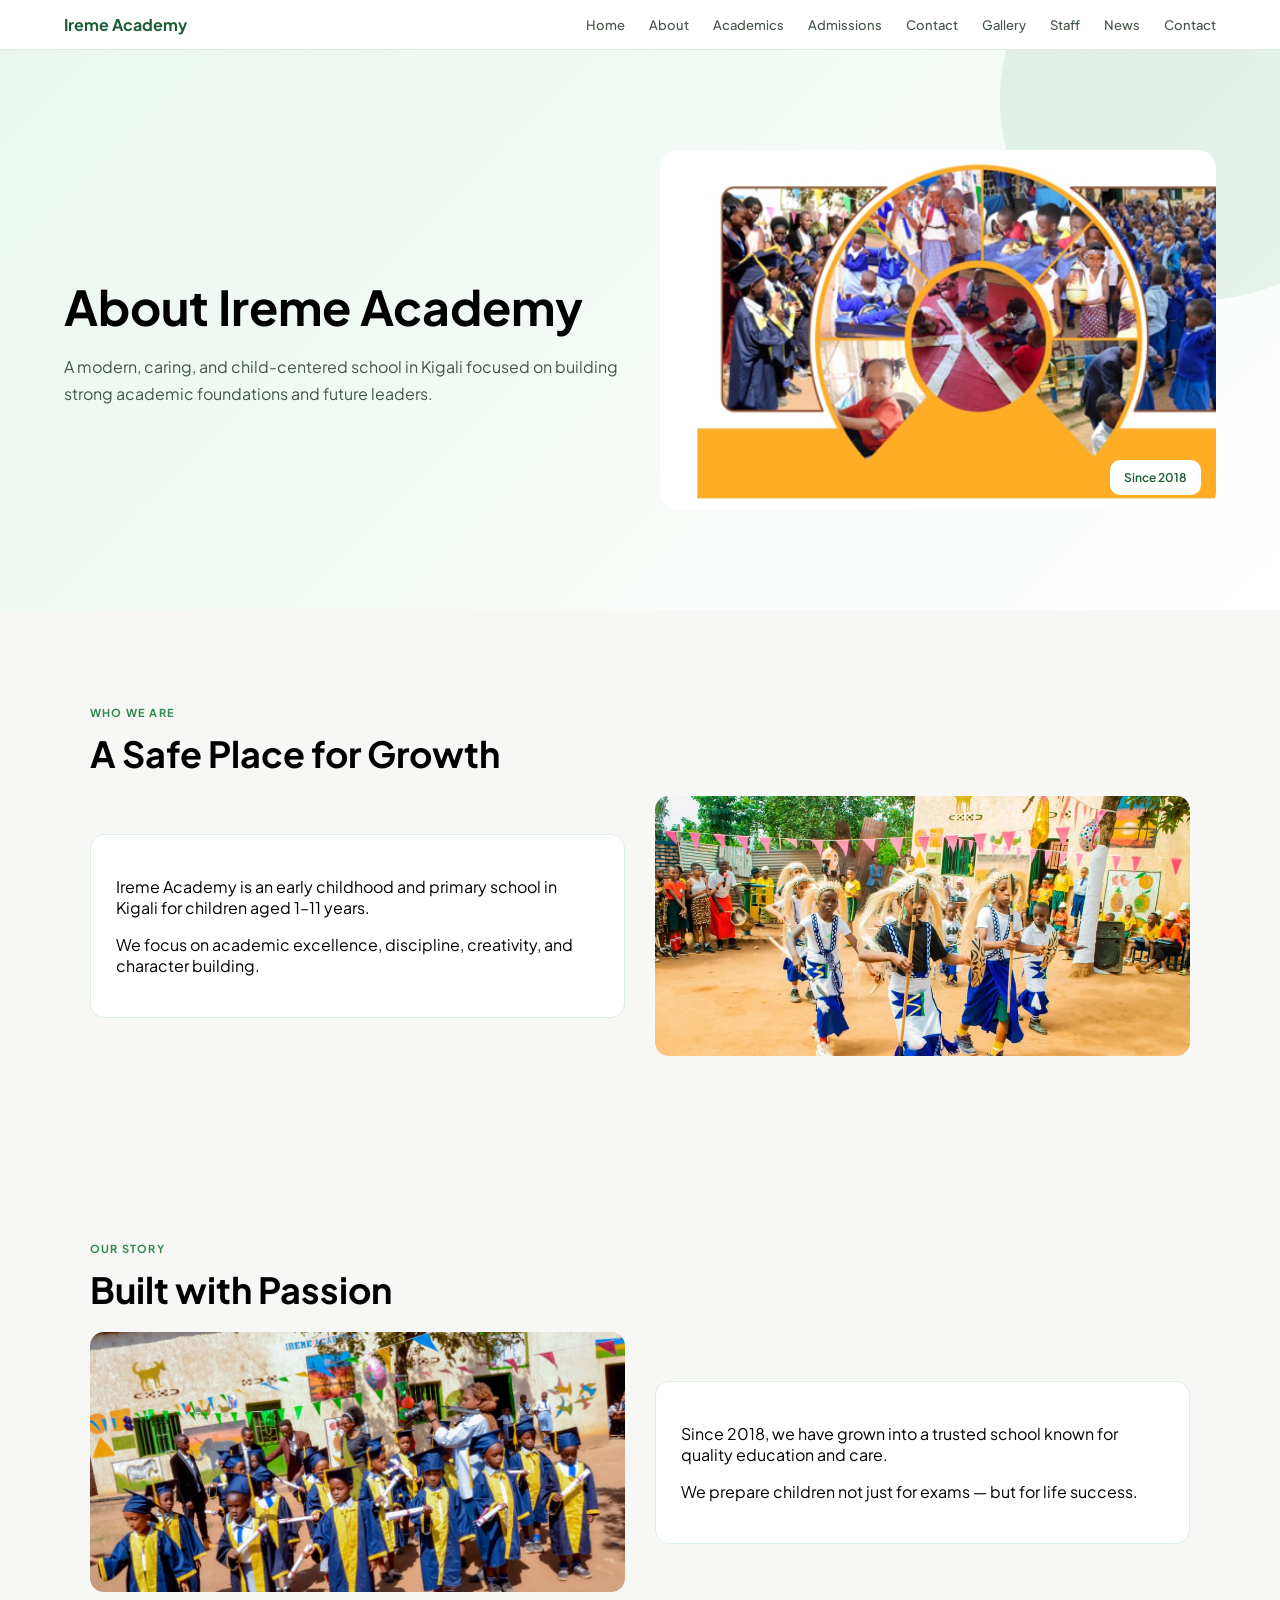
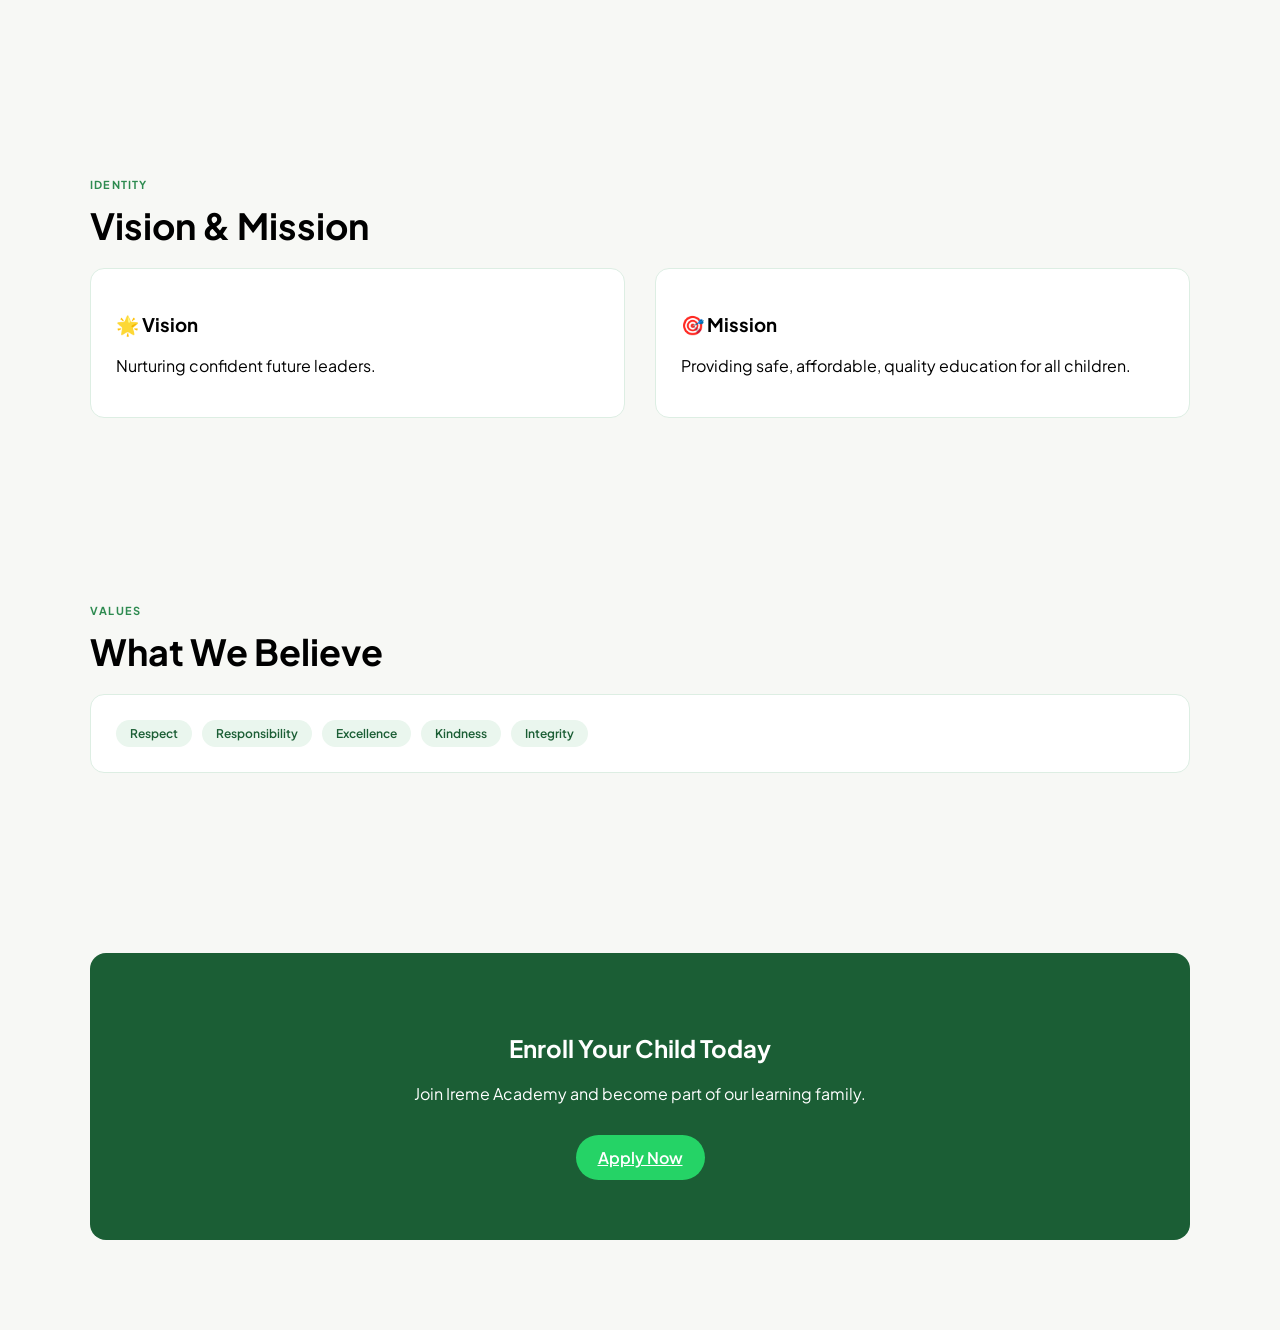
<file: about.html>
<!DOCTYPE html>
<html lang="en">
<head>
<meta charset="UTF-8">
<meta name="viewport" content="width=device-width, initial-scale=1.0">
<title>About - Ireme Academy</title>

<link href="https://fonts.googleapis.com/css2?family=Playfair+Display:wght@600;700&family=Plus+Jakarta+Sans:wght@300;400;500;600&display=swap" rel="stylesheet">

<style>
:root{
  --green:#1b5e35;
  --green-mid:#2e8b50;
  --green-pale:#eaf6ee;
  --mid:#445549;
  --off:#f7f8f5;
}

body{
  margin:0;
  font-family:'Plus Jakarta Sans',sans-serif;
  background:var(--off);
  overflow-x:hidden;
}

/* NAV */
nav{
  background:#fff;
  padding:14px 5%;
  display:flex;
  justify-content:space-between;
  border-bottom:1px solid #e0ebe3;
  position:sticky;
  top:0;
  z-index:1000;
}

/* HERO */
.hero{
  display:grid;
  grid-template-columns:1fr 1fr;
  gap:40px;
  padding:100px 5%;
  align-items:center;
  background:linear-gradient(135deg,var(--green-pale),#fff);
  animation: fadeDown 1s ease;
}

/* FLOATING BACKGROUND SHAPE */
.hero::before{
  content:"";
  position:absolute;
  width:400px;
  height:400px;
  background:rgba(46,139,80,0.1);
  border-radius:50%;
  top:-100px;
  right:-120px;
  animation: float 6s ease-in-out infinite;
  z-index:0;
}

.hero h1{
  font-size:48px;
  margin-bottom:10px;
}

.hero p{
  color:var(--mid);
  line-height:1.7;
}

/* IMAGE BOX */
.img-box{
  height:360px;
  border-radius:18px;
  background:#c5e8d0;
  display:flex;
  align-items:center;
  justify-content:center;
  font-size:60px;
  position:relative;
  transition:transform 0.5s ease;
  overflow:hidden;
  animation: zoomIn 1s ease;
}

.img-box:hover{
  transform:scale(1.05) rotate(-1deg);
}

.badge{
  position:absolute;
  bottom:15px;
  right:15px;
  background:#fff;
  padding:10px 14px;
  border-radius:10px;
  font-size:12px;
  font-weight:600;
  color:var(--green);
  animation: pulse 2s infinite;
}

/* SECTIONS */
.section{
  padding:90px 5%;
  max-width:1100px;
  margin:auto;
  opacity:0;
  transform:translateY(40px);
  transition:all 0.8s ease;
}

.section.show{
  opacity:1;
  transform:translateY(0);
}

.stag{
  font-size:11px;
  font-weight:700;
  letter-spacing:1.2px;
  color:var(--green-mid);
  text-transform:uppercase;
}

.stitle{
  font-size:36px;
  margin:10px 0 20px;
}

/* GRID */
.grid{
  display:grid;
  grid-template-columns:1fr 1fr;
  gap:30px;
  align-items:center;
}

/* CARD */
.card{
  background:#fff;
  padding:25px;
  border-radius:14px;
  border:1px solid #ddeee3;
  transition:transform 0.4s ease, box-shadow 0.4s ease;
}

.card:hover{
  transform:translateY(-8px);
  box-shadow:0 10px 30px rgba(0,0,0,0.08);
}

/* IMAGE SMALL */
.small-img{
  height:260px;
  background:#dff0fb;
  border-radius:14px;
  display:flex;
  align-items:center;
  justify-content:center;
  font-size:50px;
  transition:transform 0.5s ease;
}

.small-img:hover{
  transform:scale(1.05);
}

/* VALUES */
.values{
  display:flex;
  flex-wrap:wrap;
  gap:10px;
}

.value{
  background:var(--green-pale);
  color:var(--green);
  padding:6px 14px;
  border-radius:50px;
  font-size:12px;
  font-weight:600;
  transition:0.3s;
}

.value:hover{
  background:var(--green);
  color:#fff;
  transform:scale(1.05);
}

/* CTA */
.cta{
  background:var(--green);
  color:#fff;
  padding:60px;
  border-radius:16px;
  text-align:center;
  animation: fadeUp 1s ease;
}

.cta h2{color:#fff}

.cta a{
  display:inline-block;
  margin-top:15px;
  background:#25d366;
  color:#fff;
  padding:12px 22px;
  border-radius:50px;
  font-weight:600;
  transition:0.3s;
}

.cta a:hover{
  transform:scale(1.1);
}

/* ANIMATIONS */
@keyframes fadeDown{
  from{opacity:0; transform:translateY(-30px);}
  to{opacity:1; transform:translateY(0);}
}

@keyframes fadeUp{
  from{opacity:0; transform:translateY(30px);}
  to{opacity:1; transform:translateY(0);}
}

@keyframes zoomIn{
  from{transform:scale(0.8); opacity:0;}
  to{transform:scale(1); opacity:1;}
}

@keyframes float{
  0%{transform:translateY(0);}
  50%{transform:translateY(30px);}
  100%{transform:translateY(0);}
}

@keyframes pulse{
  0%{transform:scale(1);}
  50%{transform:scale(1.08);}
  100%{transform:scale(1);}
}

.nav-links{display:flex;gap:24px;list-style:none;align-items:center}
.nav-links a{font-size:13px;font-weight:500;color:var(--mid);transition:color 0.2s; text-decoration: none;}
.nav-links a:hover{color:var(--green)}
</style>
</head>

<body>

<!-- NAV -->
<nav>
  <strong style="color:var(--green)">Ireme Academy</strong>
  <div class="nav-links" id="navLinks">
    <a href="index.html">Home</a>
    <a href="about.html">About</a>
    <a href="academics.html">Academics</a>
    <a href="admissions.html">Admissions</a>
    <a href="contact.html">Contact</a>
    <a href="gallery.html">Gallery</a>
    <a href="staff.html">Staff</a>
    <a href="news.html">News</a>
    <a href="contact.html">Contact</a>
  </div>
</nav>

<!-- HERO -->
<section class="hero">
  <div>
    <h1>About Ireme Academy</h1>
    <p>
      A modern, caring, and child-centered school in Kigali focused on building
      strong academic foundations and future leaders.
    </p>
  </div>

  <div class="img-box" style="background-image: url(images/background1.PNG); background-repeat: no-repeat; background-size: cover;">
    <div class="badge">Since 2018</div>
  </div>
</section>

<!-- WHO WE ARE -->
<section class="section">
  <span class="stag">Who We Are</span>
  <h2 class="stitle">A Safe Place for Growth</h2>

  <div class="grid">
    <div class="card">
      <p>Ireme Academy is an early childhood and primary school in Kigali for children aged 1–11 years.</p>
      <p>We focus on academic excellence, discipline, creativity, and character building.</p>
    </div>

    <div class="small-img" style="background-image: url(images/future1.jpeg); background-repeat: no-repeat; background-size: cover;"></div>
  </div>
</section>

<!-- STORY -->
<section class="section">
  <span class="stag">Our Story</span>
  <h2 class="stitle">Built with Passion</h2>

  <div class="grid">
    <div class="small-img" style="background-image: url(images/nursery-graduation1.jpeg); background-repeat: no-repeat; background-size: cover;"></div>

    <div class="card">
      <p>Since 2018, we have grown into a trusted school known for quality education and care.</p>
      <p>We prepare children not just for exams — but for life success.</p>
    </div>
  </div>
</section>

<!-- VISION -->
<section class="section">
  <span class="stag">Identity</span>
  <h2 class="stitle">Vision & Mission</h2>

  <div class="grid">
    <div class="card">
      <h3>🌟 Vision</h3>
      <p>Nurturing confident future leaders.</p>
    </div>

    <div class="card">
      <h3>🎯 Mission</h3>
      <p>Providing safe, affordable, quality education for all children.</p>
    </div>
  </div>
</section>

<!-- VALUES -->
<section class="section">
  <span class="stag">Values</span>
  <h2 class="stitle">What We Believe</h2>

  <div class="card">
    <div class="values">
      <span class="value">Respect</span>
      <span class="value">Responsibility</span>
      <span class="value">Excellence</span>
      <span class="value">Kindness</span>
      <span class="value">Integrity</span>
    </div>
  </div>
</section>

<!-- CTA -->
<section class="section">
  <div class="cta">
    <h2>Enroll Your Child Today</h2>
    <p>Join Ireme Academy and become part of our learning family.</p>
    <a href="https://wa.me/250788281186">Apply Now</a>
  </div>
</section>

<script>
// Scroll animation
const sections=document.querySelectorAll('.section');

window.addEventListener('scroll',()=>{
  sections.forEach(sec=>{
    const top=sec.getBoundingClientRect().top;
    if(top<window.innerHeight-100){
      sec.classList.add('show');
    }
  });
});
</script>

</body>
</html>
</file>
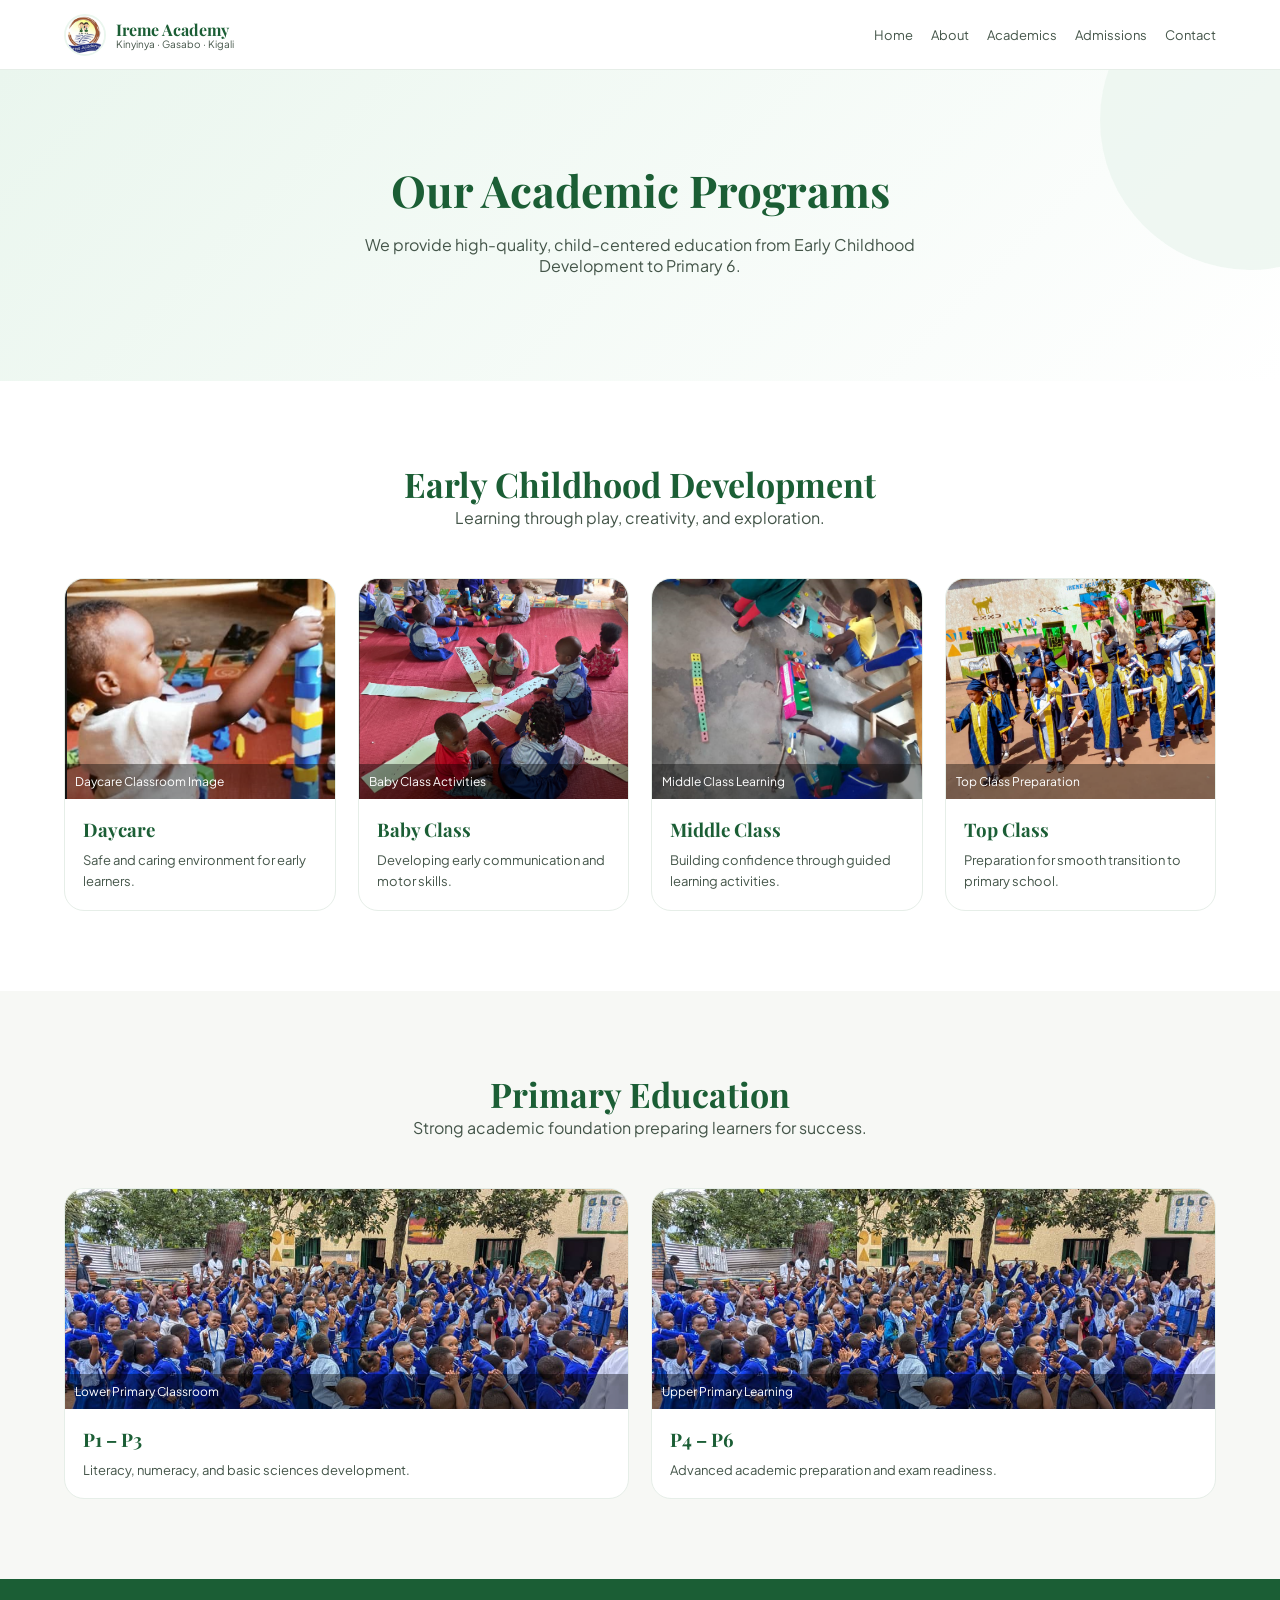
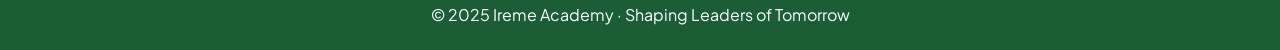
<file: academics.html>
<!DOCTYPE html>
<html lang="en">
<head>
<meta charset="UTF-8">
<meta name="viewport" content="width=device-width, initial-scale=1.0">
<title>Academics – Ireme Academy</title>

<link href="https://fonts.googleapis.com/css2?family=Playfair+Display:wght@600;700&family=Plus+Jakarta+Sans:wght@300;400;500;600&display=swap" rel="stylesheet">

<style>
:root{
  --green:#1b5e35;
  --green-mid:#2e8b50;
  --green-light:#4db870;
  --green-pale:#eaf6ee;
  --off:#f7f8f5;
  --dark:#162117;
  --mid:#445549;
  --r:14px;
}

*{margin:0;padding:0;box-sizing:border-box}
body{
  font-family:'Plus Jakarta Sans',sans-serif;
  background:#fff;
  color:var(--dark);
}

/* NAV (MATCH INDEX STYLE) */
nav{
  position:fixed;
  top:0;left:0;right:0;
  height:70px;
  background:rgba(255,255,255,0.97);
  backdrop-filter: blur(10px);
  display:flex;
  justify-content:space-between;
  align-items:center;
  padding:0 5%;
  border-bottom:1px solid #e6eee8;
  z-index:1000;
}

.nav-left{
  display:flex;
  align-items:center;
  gap:10px;
  text-decoration:none;
}

.logo-box{
  width:42px;
  height:42px;
  border-radius:50%;
  overflow:hidden;
  border:2px solid var(--green-pale);
  display:flex;
  align-items:center;
  justify-content:center;
  background:#fff;
}

.logo-box img{
  width:100%;
  height:100%;
  object-fit:cover;
}

.brand{
  font-family:'Playfair Display',serif;
  font-weight:700;
  color:var(--green);
  font-size:16px;
}

.sub{
  font-size:10px;
  color:var(--mid);
  margin-top:-2px;
}

.nav-links{
  display:flex;
  gap:18px;
}

.nav-links a{
  text-decoration:none;
  font-size:13px;
  color:var(--mid);
  transition:0.2s;
}

.nav-links a:hover{
  color:var(--green);
}

/* HERO */
.hero{
  margin-top:70px;
  padding:90px 5%;
  text-align:center;
  background:linear-gradient(135deg,var(--green-pale),#fff);
  position:relative;
  overflow:hidden;
}

.hero::before{
  content:"";
  position:absolute;
  top:-100px;
  right:-120px;
  width:300px;
  height:300px;
  background:var(--green-pale);
  border-radius:50%;
  opacity:0.7;
}

.hero h1{
  font-family:'Playfair Display',serif;
  font-size:44px;
  color:var(--green);
  animation:fadeUp 0.8s ease;
}

.hero p{
  max-width:600px;
  margin:15px auto;
  color:var(--mid);
}

/* SECTIONS */
.section{
  padding:80px 5%;
}

.title{
  text-align:center;
  margin-bottom:50px;
}

.title h2{
  font-family:'Playfair Display',serif;
  font-size:34px;
  color:var(--green);
}

.title p{
  color:var(--mid);
  max-width:600px;
  margin:auto;
}

/* GRID */
.grid{
  display:grid;
  grid-template-columns:repeat(auto-fit,minmax(260px,1fr));
  gap:22px;
}

/* CARD */
.card{
  background:#fff;
  border:1px solid #e6eee8;
  border-radius:20px;
  overflow:hidden;
  transition:0.3s;
}

.card:hover{
  transform:translateY(-8px);
  box-shadow:0 15px 35px rgba(0,0,0,0.08);
}

/* IMAGE AREA */
.img{
  height:220px;
  background:linear-gradient(135deg,#cfe9d6,#eaf6ee);
  display:flex;
  align-items:center;
  justify-content:center;
  font-size:42px;
  position:relative;
}

.img span{
  position:absolute;
  bottom:0;
  left:0;
  right:0;
  background:rgba(0,0,0,0.4);
  color:#fff;
  font-size:12px;
  padding:10px;
}

/* CONTENT */
.content{
  padding:18px;
}

.content h3{
  font-family:'Playfair Display',serif;
  color:var(--green);
  margin-bottom:8px;
}

.content p{
  font-size:13px;
  color:var(--mid);
  line-height:1.6;
}

/* ANIMATION */
@keyframes fadeUp{
  from{opacity:0;transform:translateY(20px)}
  to{opacity:1;transform:translateY(0)}
}

/* MOBILE */
@media(max-width:900px){
  .hero h1{font-size:30px}
  .nav-links{display:none}
}
</style>
</head>

<body>

<!-- NAV -->
<nav>

  <!-- LEFT BRAND + LOGO -->
  <a href="index.html" class="nav-left">

    <div class="logo-box">
      <img src="images/logo.PNG" alt="Ireme Academy Logo">
    </div>

    <div>
      <div class="brand">Ireme Academy</div>
      <div class="sub">Kinyinya · Gasabo · Kigali</div>
    </div>

  </a>

  <!-- LINKS -->
  <div class="nav-links">
    <a href="index.html">Home</a>
    <a href="about.html">About</a>
    <a href="academics.html">Academics</a>
    <a href="admissions.html">Admissions</a>
    <a href="contact.html">Contact</a>
  </div>

</nav>

<!-- HERO -->
<section class="hero">
  <h1>Our Academic Programs</h1>
  <p>We provide high-quality, child-centered education from Early Childhood Development to Primary 6.</p>
</section>

<!-- ECD -->
<section class="section">
  <div class="title">
    <h2>Early Childhood Development</h2>
    <p>Learning through play, creativity, and exploration.</p>
  </div>

  <div class="grid">

    <div class="card">
      <div class="img" style="background-image: url(images/daycare.PNG); background-repeat: no-repeat; background-size: cover;"><span>Daycare Classroom Image</span></div>
      <div class="content">
        <h3>Daycare</h3>
        <p>Safe and caring environment for early learners.</p>
      </div>
    </div>

    <div class="card">
      <div class="img" style="background-image: url(images/MIDDLE.jpeg); background-repeat: no-repeat; background-size: cover;"> <span>Baby Class Activities</span></div>
      <div class="content">
        <h3>Baby Class</h3>
        <p>Developing early communication and motor skills.</p>
      </div>
    </div>

    <div class="card">
      <div class="img" style="background-image: url(images/TOP.PNG); background-repeat: no-repeat; background-size: cover;"> <span>Middle Class Learning</span></div>
      <div class="content">
        <h3>Middle Class</h3>
        <p>Building confidence through guided learning activities.</p>
      </div>
    </div>

    <div class="card">
      <div class="img" style="background-image: url(images/nursery-graduation1.jpeg); background-repeat: no-repeat; background-size: cover;"> <span>Top Class Preparation</span></div>
      <div class="content">
        <h3>Top Class</h3>
        <p>Preparation for smooth transition to primary school.</p>
      </div>
    </div>

  </div>
</section>

<!-- PRIMARY -->
<section class="section" style="background:#f7f8f5">
  <div class="title">
    <h2>Primary Education</h2>
    <p>Strong academic foundation preparing learners for success.</p>
  </div>

  <div class="grid">

    <div class="card">
      <div class="img" style="background-image: url(images/primary1.jpeg);background-repeat: no-repeat; background-size: cover;"> <span>Lower Primary Classroom</span></div>
      <div class="content">
        <h3>P1 – P3</h3>
        <p>Literacy, numeracy, and basic sciences development.</p>
      </div>
    </div>

    <div class="card">
      <div class="img" style="background-image: url(images/primary1.jpeg);background-repeat: no-repeat; background-size: cover;"> <span>Upper Primary Learning</span></div>
      <div class="content">
        <h3>P4 – P6</h3>
        <p>Advanced academic preparation and exam readiness.</p>
      </div>
    </div>

  </div>
</section>

<!-- FOOTER -->
<footer style="background:#1b5e35;color:#fff;text-align:center;padding:25px">
  <p>© 2025 Ireme Academy · Shaping Leaders of Tomorrow</p>
</footer>

</body>
</html>
</file>
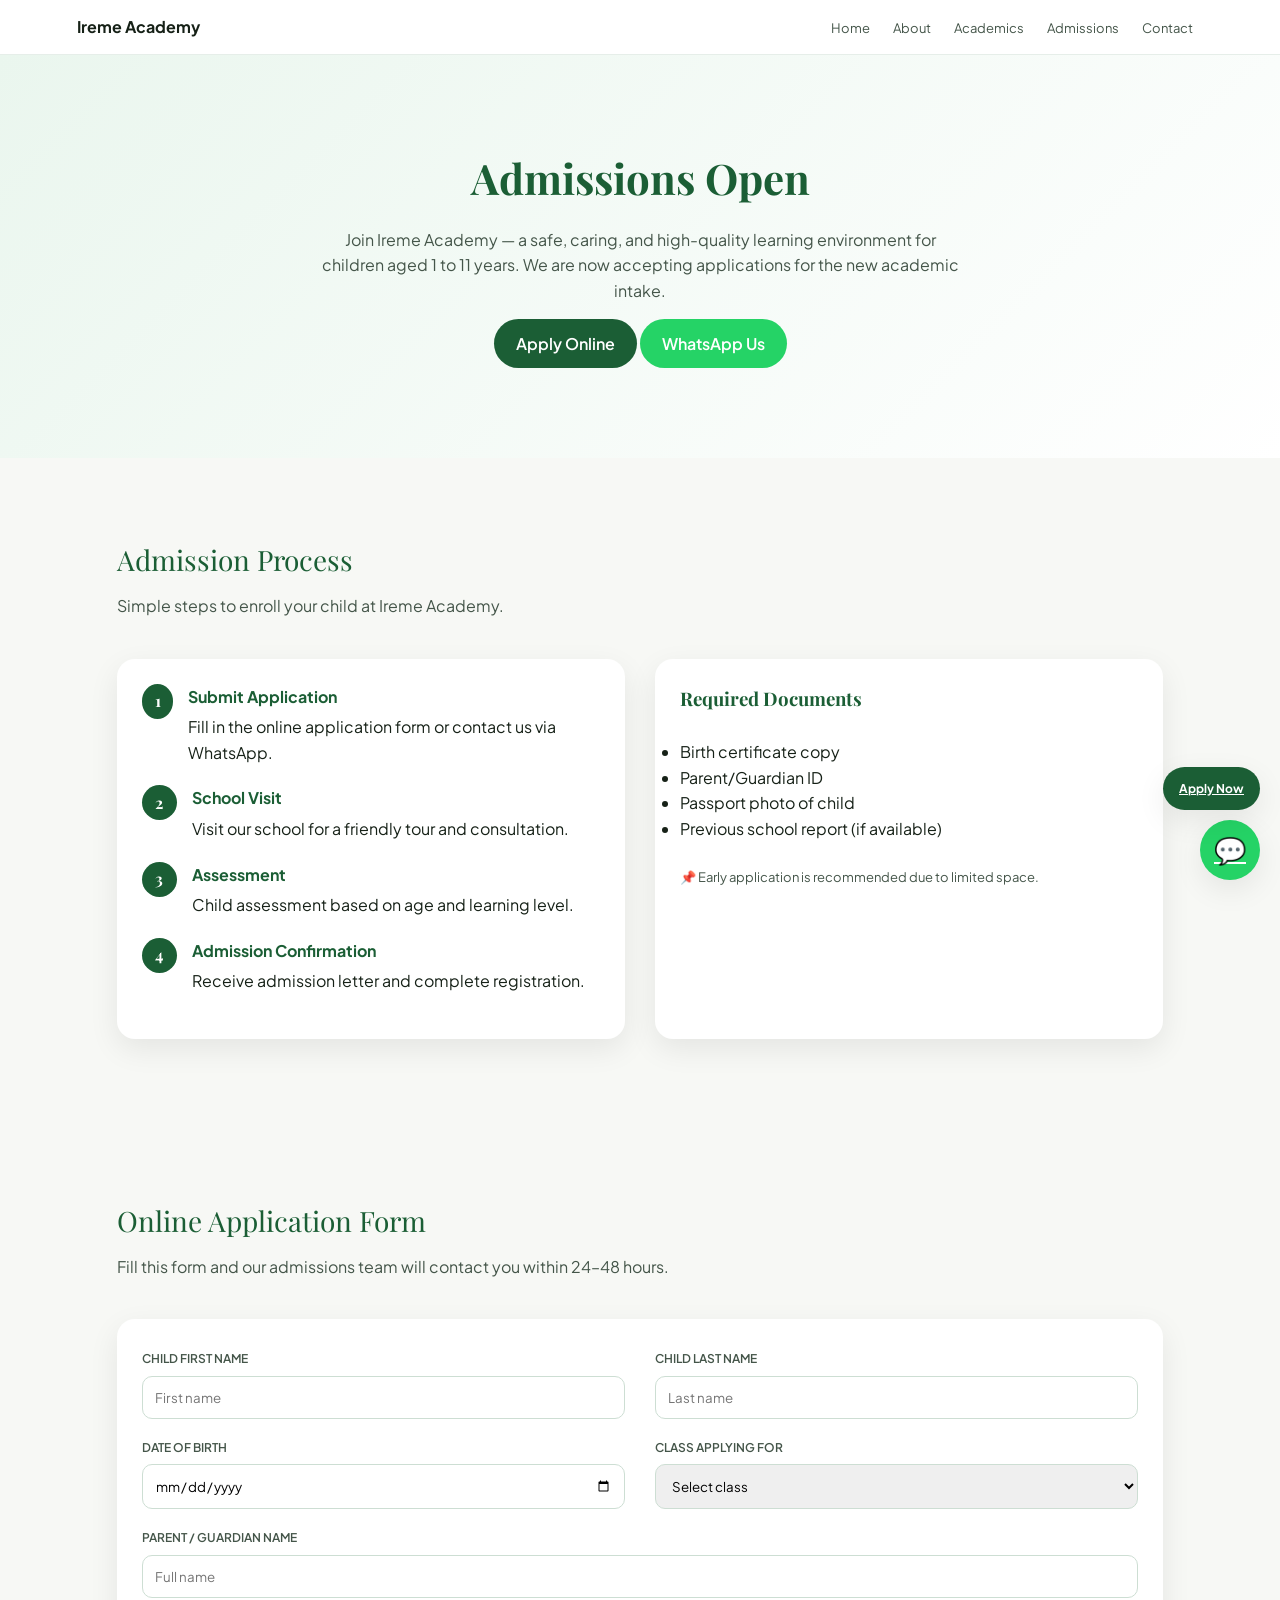
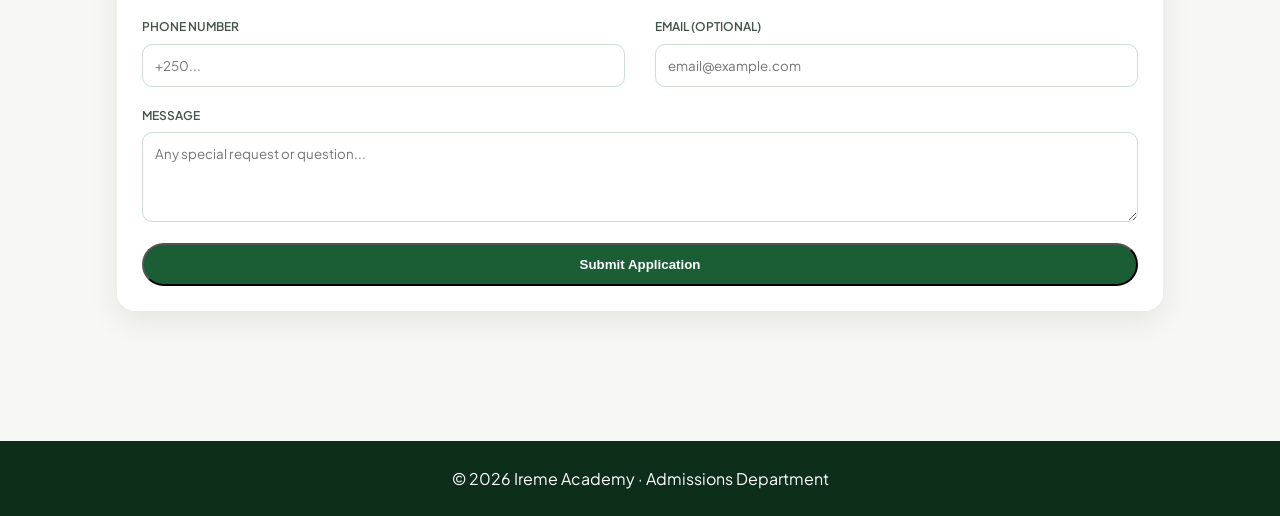
<file: admissions.html>
<!DOCTYPE html>
<html lang="en">
<head>
<meta charset="UTF-8">
<meta name="viewport" content="width=device-width, initial-scale=1.0">
<title>Admissions – Ireme Academy</title>

<link href="https://fonts.googleapis.com/css2?family=Playfair+Display:wght@600;700&family=Plus+Jakarta+Sans:wght@300;400;600&display=swap" rel="stylesheet">

<style>
:root{
  --green:#1b5e35;
  --green-mid:#2e8b50;
  --green-pale:#eaf6ee;
  --off:#f7f8f5;
  --mid:#445549;
  --gold:#e8a020;
  --shadow:0 10px 30px rgba(0,0,0,0.08);
  --radius:18px;
}

*{margin:0;padding:0;box-sizing:border-box}

body{
  font-family:'Plus Jakarta Sans',sans-serif;
  background:var(--off);
  color:#162117;
  line-height:1.6;
}

/* NAV */
nav{
  position:sticky;
  top:0;
  background:#fff;
  display:flex;
  justify-content:space-between;
  align-items:center;
  padding:14px 6%;
  border-bottom:1px solid #e6eee9;
  z-index:999;
}

nav a{
  text-decoration:none;
  color:var(--mid);
  font-size:13px;
  margin:0 10px;
}

nav a:hover{color:var(--green)}

/* HERO */
.hero{
  background:linear-gradient(135deg,var(--green-pale),#fff);
  padding:90px 6%;
  text-align:center;
}

.hero h1{
  font-family:'Playfair Display',serif;
  font-size:42px;
  color:var(--green);
}

.hero p{
  max-width:650px;
  margin:15px auto;
  color:var(--mid);
}

/* BUTTONS */
.btn{
  display:inline-block;
  padding:12px 22px;
  border-radius:50px;
  font-weight:600;
  text-decoration:none;
  transition:0.3s;
}

.btn-green{
  background:var(--green);
  color:#fff;
}

.btn-green:hover{
  background:var(--green-mid);
  transform:scale(1.05);
}

.btn-wa{
  background:#25d366;
  color:#fff;
}

/* SECTION */
.section{
  padding:80px 6%;
  max-width:1200px;
  margin:auto;
}

.title{
  font-family:'Playfair Display',serif;
  font-size:28px;
  color:var(--green);
  margin-bottom:10px;
}

.subtitle{
  color:var(--mid);
  max-width:700px;
  margin-bottom:40px;
}

/* GRID */
.grid-2{
  display:grid;
  grid-template-columns:1fr 1fr;
  gap:30px;
}

/* CARD */
.card{
  background:#fff;
  border-radius:var(--radius);
  padding:25px;
  box-shadow:var(--shadow);
}

/* STEPS */
.step{
  display:flex;
  gap:15px;
  margin-bottom:20px;
}

.num{
  width:35px;
  height:35px;
  border-radius:50%;
  background:var(--green);
  color:#fff;
  display:flex;
  align-items:center;
  justify-content:center;
  font-weight:700;
  font-family:'Playfair Display',serif;
}

.step h4{
  color:var(--green);
  margin-bottom:5px;
}

/* FORM */
input,select,textarea{
  width:100%;
  padding:12px;
  margin-top:6px;
  border:1px solid #cdded3;
  border-radius:10px;
  font-family:inherit;
  outline:none;
}

input:focus,textarea:focus,select:focus{
  border-color:var(--green-mid);
}

label{
  font-size:12px;
  font-weight:600;
  color:var(--mid);
  text-transform:uppercase;
}

.form-group{margin-bottom:14px}

textarea{min-height:90px}

/* FLOAT BUTTONS */
.float-wa{
  position:fixed;
  bottom:20px;
  right:20px;
  background:#25d366;
  color:#fff;
  width:60px;
  height:60px;
  border-radius:50%;
  display:flex;
  align-items:center;
  justify-content:center;
  font-size:26px;
  box-shadow:var(--shadow);
}

.float-apply{
  position:fixed;
  bottom:90px;
  right:20px;
  background:var(--green);
  color:#fff;
  padding:12px 16px;
  border-radius:50px;
  font-size:12px;
  font-weight:700;
  box-shadow:var(--shadow);
}

/* FOOTER */
footer{
  background:#0d2e18;
  color:#fff;
  text-align:center;
  padding:25px;
  margin-top:50px;
}
</style>
</head>

<body>

<!-- NAV -->
<nav>
  <div><strong>Ireme Academy</strong></div>
    <!-- LINKS -->
  <div class="nav-links">
    <a href="index.html">Home</a>
    <a href="about.html">About</a>
    <a href="academics.html">Academics</a>
    <a href="admissions.html">Admissions</a>
    <a href="contact.html">Contact</a>
  </div>
</nav>

<!-- HERO -->
<section class="hero">
  <h1>Admissions Open</h1>
  <p>
    Join Ireme Academy — a safe, caring, and high-quality learning environment for children aged 1 to 11 years.
    We are now accepting applications for the new academic intake.
  </p>

  <a href="#apply" class="btn btn-green">Apply Online</a>
  <a href="https://wa.me/250788281186" class="btn btn-wa">WhatsApp Us</a>
</section>

<!-- PROCESS -->
<section class="section">
  <div class="title">Admission Process</div>
  <p class="subtitle">Simple steps to enroll your child at Ireme Academy.</p>

  <div class="grid-2">

    <div class="card">
      <div class="step">
        <div class="num">1</div>
        <div>
          <h4>Submit Application</h4>
          <p>Fill in the online application form or contact us via WhatsApp.</p>
        </div>
      </div>

      <div class="step">
        <div class="num">2</div>
        <div>
          <h4>School Visit</h4>
          <p>Visit our school for a friendly tour and consultation.</p>
        </div>
      </div>

      <div class="step">
        <div class="num">3</div>
        <div>
          <h4>Assessment</h4>
          <p>Child assessment based on age and learning level.</p>
        </div>
      </div>

      <div class="step">
        <div class="num">4</div>
        <div>
          <h4>Admission Confirmation</h4>
          <p>Receive admission letter and complete registration.</p>
        </div>
      </div>
    </div>

    <div class="card">
      <h3 style="color:var(--green);font-family:'Playfair Display'">Required Documents</h3>
      <br>
      <ul>
        <li>Birth certificate copy</li>
        <li>Parent/Guardian ID</li>
        <li>Passport photo of child</li>
        <li>Previous school report (if available)</li>
      </ul>

      <br>
      <p style="color:var(--mid);font-size:13px">
        📌 Early application is recommended due to limited space.
      </p>
    </div>

  </div>
</section>

<!-- FORM -->
<section class="section" id="apply">
  <div class="title">Online Application Form</div>
  <p class="subtitle">Fill this form and our admissions team will contact you within 24–48 hours.</p>

  <div class="card">

    <div class="grid-2">
      <div class="form-group">
        <label>Child First Name</label>
        <input type="text" placeholder="First name">
      </div>

      <div class="form-group">
        <label>Child Last Name</label>
        <input type="text" placeholder="Last name">
      </div>
    </div>

    <div class="grid-2">
      <div class="form-group">
        <label>Date of Birth</label>
        <input type="date" name="date_of_birth" id="">
      </div>

      <div class="form-group">
        <label>Class Applying For</label>
        <select>
          <option>Select class</option>
          <option value="daycare">Daycare</option>
          <option value="baby class">Baby Class</option>
          <option value="middle class">Middle Class</option>
          <option value="top class">Top Class</option>
          <option value="P1">Primary 1</option>
          <option value="P2">Primary 2</option>
          <option value="P3">Primary 3</option>
          <option value="P4">Primary 4</option>
          <option value="P5">Primary 5</option>
          <option value="P6">Primary 6</option>
        </select>
      </div>
    </div>

    <div class="form-group">
      <label>Parent / Guardian Name</label>
      <input type="text" name="applicant_fullname" placeholder="Full name">
    </div>

    <div class="grid-2">
      <div class="form-group">
        <label>Phone Number</label>
        <input type="tel" name="phone_number" placeholder="+250...">
      </div>

      <div class="form-group">
        <label>Email (optional)</label>
        <input type="email" name="applicant_email" placeholder="email@example.com">
      </div>
    </div>

    <div class="form-group">
      <label>Message</label>
      <textarea placeholder="Any special request or question..." name="applicant_message"></textarea>
    </div>

    <button class="btn btn-green" style="width:100%" name="submit">Submit Application</button>

  </div>
</section>

<!-- FLOAT -->
<a href="https://wa.me/250788281186" class="float-wa">💬</a>
<a href="#apply" class="float-apply">Apply Now</a>

<!-- FOOTER -->
<footer>
  © 2026 Ireme Academy · Admissions Department
</footer>

</body>
</html>
</file>
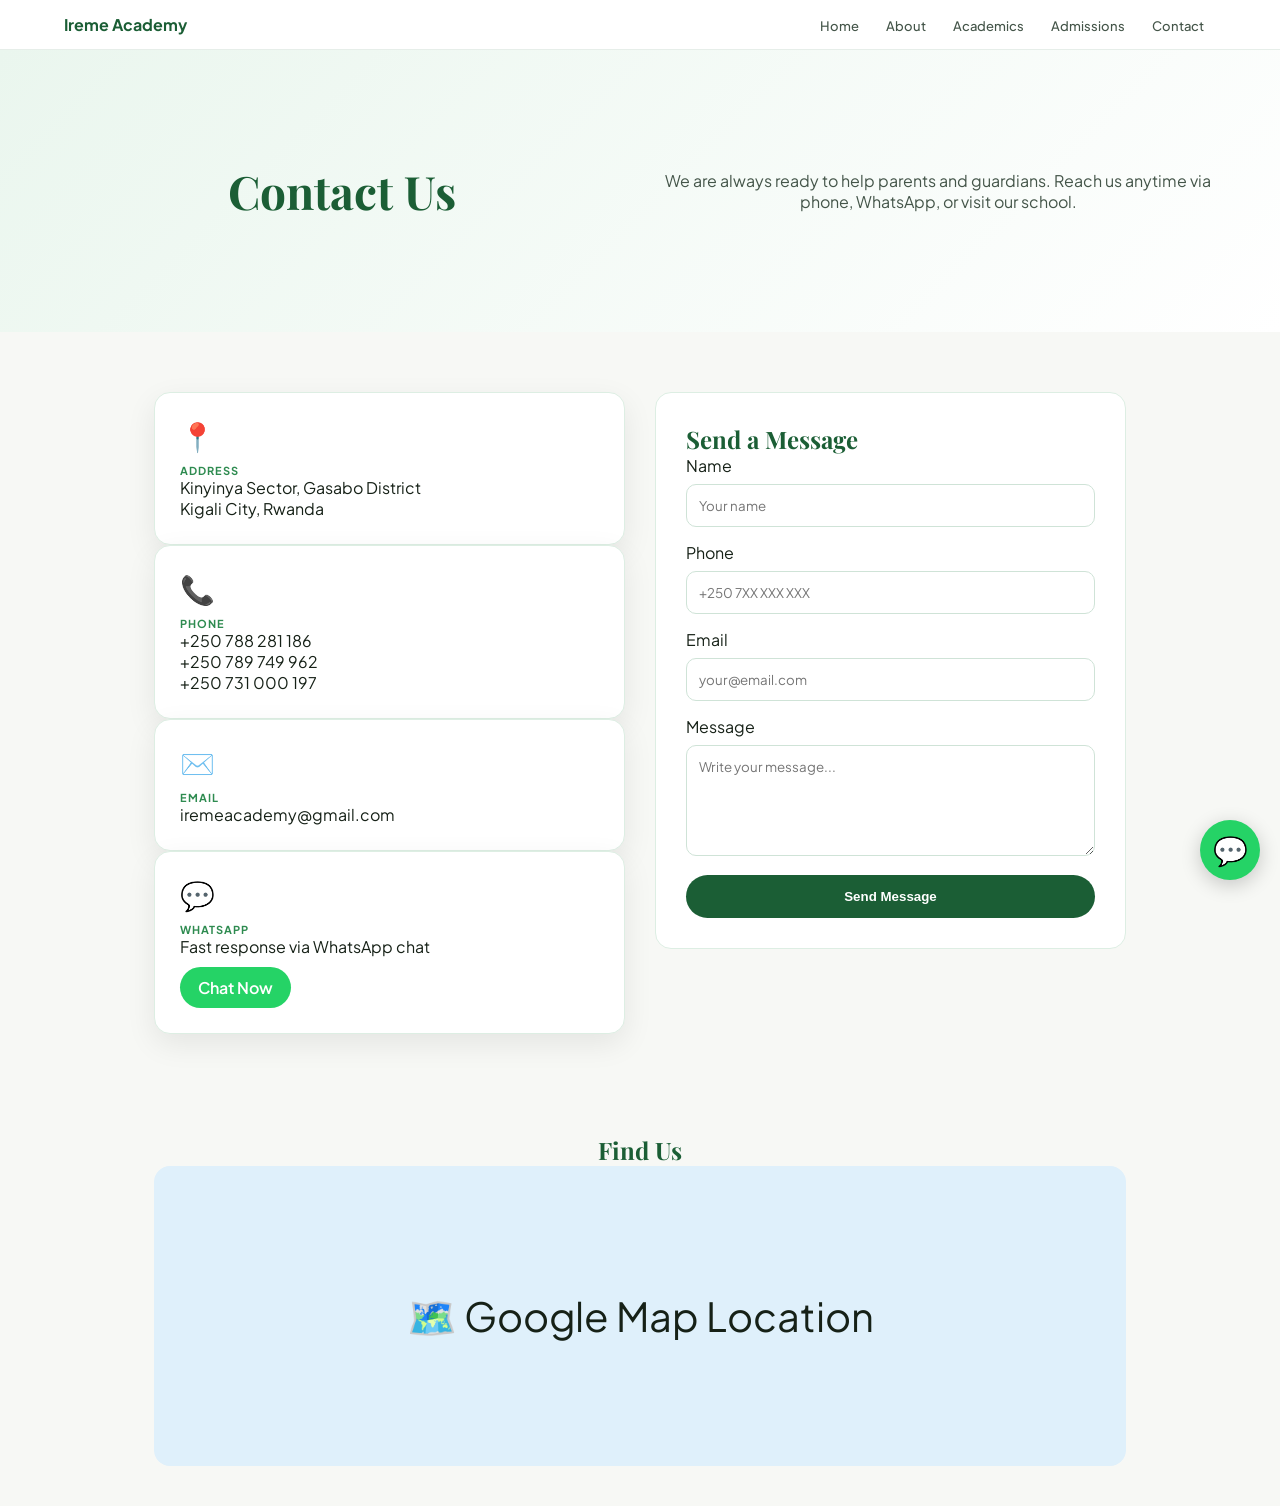
<file: contact.html>
<!DOCTYPE html>
<html lang="en">
<head>
<meta charset="UTF-8">
<meta name="viewport" content="width=device-width, initial-scale=1.0">
<title>Contact - Ireme Academy</title>

<link href="https://fonts.googleapis.com/css2?family=Playfair+Display:wght@600;700&family=Plus+Jakarta+Sans:wght@300;400;500;600&display=swap" rel="stylesheet">

<style>
:root{
  --green:#1b5e35;
  --green-mid:#2e8b50;
  --green-pale:#eaf6ee;
  --mid:#445549;
  --off:#f7f8f5;
  --white:#fff;
}

*{box-sizing:border-box}
body{
  margin:0;
  font-family:'Plus Jakarta Sans',sans-serif;
  background:var(--off);
  overflow-x:hidden;
}

h1,h2,h3{
  font-family:'Playfair Display',serif;
  color:var(--green);
}

/* NAV */
nav{
  background:#fff;
  padding:14px 5%;
  display:flex;
  justify-content:space-between;
  border-bottom:1px solid #e0ebe3;
  position:sticky;
  top:0;
  z-index:1000;
}

nav a{
  margin:0 10px;
  text-decoration:none;
  color:var(--mid);
  font-size:13px;
}
nav a:hover{color:var(--green)}

/* HERO */
.hero{
  text-align:center;
  padding:90px 5% 50px;
  background:linear-gradient(135deg,var(--green-pale),#fff);
  animation:fadeDown 1s ease;
}

.hero h1{font-size:46px}
.hero p{color:var(--mid);max-width:600px;margin:auto}

/* GRID */
.grid{
  display:grid;
  grid-template-columns:1fr 1fr;
  gap:30px;
  max-width:1100px;
  margin:auto;
  padding:60px 5%;
}

/* INFO CARDS */
.card{
  background:#fff;
  padding:25px;
  border-radius:16px;
  border:1px solid #ddeee3;
  transition:0.4s;
  opacity:0;
  transform:translateY(40px);
}

.card.show{
  opacity:1;
  transform:translateY(0);
}

.card:hover{
  transform:translateY(-8px);
  box-shadow:0 10px 30px rgba(0,0,0,0.08);
}

.icon{
  font-size:28px;
  margin-bottom:10px;
}

.label{
  font-size:11px;
  color:var(--green-mid);
  font-weight:700;
  letter-spacing:1px;
  text-transform:uppercase;
}

/* CONTACT FORM */
form{
  background:#fff;
  padding:30px;
  border-radius:16px;
  border:1px solid #ddeee3;
  transition:0.4s;
}

input,textarea{
  width:100%;
  padding:12px;
  margin-top:8px;
  margin-bottom:15px;
  border-radius:10px;
  border:1px solid #cfe3d7;
  font-family:inherit;
  outline:none;
}

input:focus,textarea:focus{
  border-color:var(--green-mid);
}

button{
  width:100%;
  padding:14px;
  background:var(--green);
  color:#fff;
  border:none;
  border-radius:50px;
  font-weight:600;
  cursor:pointer;
  transition:0.3s;
}

button:hover{
  background:var(--green-mid);
  transform:scale(1.03);
}

/* WHATSAPP FLOAT */
.wa{
  position:fixed;
  bottom:20px;
  right:20px;
  background:#25d366;
  color:#fff;
  width:60px;
  height:60px;
  border-radius:50%;
  display:flex;
  align-items:center;
  justify-content:center;
  font-size:28px;
  text-decoration:none;
  box-shadow:0 5px 20px rgba(0,0,0,0.2);
  animation:pulse 2s infinite;
}

/* MAP */
.map{
  max-width:1100px;
  margin:40px auto;
  padding:0 5%;
}

.map-box{
  height:300px;
  background:#dff0fb;
  border-radius:16px;
  display:flex;
  align-items:center;
  justify-content:center;
  font-size:40px;
  transition:0.4s;
}

.map-box:hover{
  transform:scale(1.02);
}

/* ANIMATIONS */
@keyframes fadeDown{
  from{opacity:0;transform:translateY(-30px)}
  to{opacity:1;transform:translateY(0)}
}

@keyframes pulse{
  0%{transform:scale(1)}
  50%{transform:scale(1.1)}
  100%{transform:scale(1)}
}

/* MOBILE */
@media(max-width:800px){
  .grid{grid-template-columns:1fr}
  .hero h1{font-size:34px}
}

:root{
  --green:#1b5e35;
  --green-mid:#2e8b50;
  --green-pale:#eaf6ee;
  --gold:#e8a020;
  --off:#f7f8f5;
  --mid:#445549;
  --shadow:0 10px 30px rgba(0,0,0,0.08);
  --radius:16px;
}

*{
  margin:0;
  padding:0;
  box-sizing:border-box;
}

body{
  font-family:'Plus Jakarta Sans',sans-serif;
  background:var(--off);
  color:#162117;
  scroll-behavior:smooth;
}

/* HEADINGS SYSTEM */
h1,h2,h3{
  font-family:'Playfair Display',serif;
  color:var(--green);
}

/* SECTION SYSTEM */
.section{
  padding:90px 5%;
  max-width:1200px;
  margin:auto;
}

/* ANIMATION BASE */
.fade-up{
  opacity:0;
  transform:translateY(40px);
  transition:0.8s ease;
}
.fade-up.show{
  opacity:1;
  transform:translateY(0);
}

/* NAVBAR SYSTEM */
nav{
  position:sticky;
  top:0;
  z-index:999;
  background:#fff;
  display:flex;
  justify-content:space-between;
  align-items:center;
  padding:14px 5%;
  border-bottom:1px solid #e6eee9;
}

nav a{
  margin:0 12px;
  text-decoration:none;
  color:var(--mid);
  font-size:13px;
  font-weight:500;
}

nav a:hover{color:var(--green)}

/* BUTTON SYSTEM */
.btn{
  display:inline-flex;
  align-items:center;
  justify-content:center;
  padding:12px 22px;
  border-radius:50px;
  font-weight:600;
  transition:0.3s;
  text-decoration:none;
}

.btn-green{
  background:var(--green);
  color:#fff;
}

.btn-green:hover{
  background:var(--green-mid);
  transform:scale(1.05);
}

.btn-wa{
  background:#25d366;
  color:#fff;
}

/* CARD SYSTEM */
.card{
  background:#fff;
  border-radius:var(--radius);
  padding:25px;
  box-shadow:var(--shadow);
  transition:0.4s;
}

.card:hover{
  transform:translateY(-10px);
}

/* GRID SYSTEM */
.grid-2{
  display:grid;
  grid-template-columns:1fr 1fr;
  gap:30px;
}

.grid-3{
  display:grid;
  grid-template-columns:repeat(3,1fr);
  gap:20px;
}

/* HERO SYSTEM */
.hero{
  display:grid;
  grid-template-columns:1fr 1fr;
  gap:40px;
  padding:110px 5%;
  background:linear-gradient(135deg,var(--green-pale),#fff);
}

/* FLOAT BUTTONS */
.float-wa{
  position:fixed;
  bottom:20px;
  right:20px;
  background:#25d366;
  color:#fff;
  width:60px;
  height:60px;
  border-radius:50%;
  display:flex;
  align-items:center;
  justify-content:center;
  font-size:26px;
  box-shadow:var(--shadow);
}

.float-apply{
  position:fixed;
  bottom:90px;
  right:20px;
  background:var(--green);
  color:#fff;
  padding:12px 16px;
  border-radius:50px;
  font-size:12px;
  font-weight:700;
  box-shadow:var(--shadow);
}
</style>
</head>

<body>

<!-- NAV -->
<nav>
  <strong style="color:var(--green)">Ireme Academy</strong>
  <div>
       <a href="index.html">Home</a>
    <a href="about.html">About</a>
    <a href="academics.html">Academics</a>
    <a href="admissions.html">Admissions</a>
    <a href="contact.html">Contact</a>
  </div>
</nav>

<!-- HERO -->
<section class="hero">
  <h1>Contact Us</h1>
  <p>We are always ready to help parents and guardians. Reach us anytime via phone, WhatsApp, or visit our school.</p>
</section>

<!-- CONTACT INFO + FORM -->
<section class="grid">

  <!-- INFO -->
  <div>
    <div class="card">
      <div class="icon">📍</div>
      <div class="label">Address</div>
      <p>Kinyinya Sector, Gasabo District<br>Kigali City, Rwanda</p>
    </div>

    <div class="card">
      <div class="icon">📞</div>
      <div class="label">Phone</div>
      <p>+250 788 281 186<br>+250 789 749 962<br>+250 731 000 197</p>
    </div>

    <div class="card">
      <div class="icon">✉️</div>
      <div class="label">Email</div>
      <p>iremeacademy@gmail.com</p>
    </div>

    <div class="card">
      <div class="icon">💬</div>
      <div class="label">WhatsApp</div>
      <p>Fast response via WhatsApp chat</p>
      <a href="https://wa.me/250788281186" rel="noopener" style="display:inline-block;margin-top:10px;background:#25d366;color:#fff;padding:10px 18px;border-radius:30px;text-decoration:none;font-weight:600">
        Chat Now
      </a>
    </div>
  </div>

  <!-- FORM -->
  <div>
    <form action="https://formspree.io/f/xrejpjka" method="POST">
      <h2>Send a Message</h2>
      <input type="hidden" name="_subject" value="New contact request from Ireme Academy website">
      <input type="hidden" name="_language" value="en">

      <label>Name</label>
      <input type="text" name="name" placeholder="Your name" required>

      <label>Phone</label>
      <input type="tel" name="phone" placeholder="+250 7XX XXX XXX" required>

      <label>Email</label>
      <input type="email" name="_replyto" placeholder="your@email.com" required>

      <label>Message</label>
      <textarea rows="5" name="message" placeholder="Write your message..." required></textarea>

      <button type="submit">Send Message</button>
    </form>
  </div>

</section>

<!-- MAP -->
<section class="map">
  <h2 style="text-align:center;color:var(--green)">Find Us</h2>
  <div class="map-box">
    🗺️ Google Map Location
  </div>
</section>

<!-- WHATSAPP FLOAT -->
<a class="wa" href="https://wa.me/250788281186">💬</a>

<script>
// scroll animation
const cards=document.querySelectorAll('.card');

window.addEventListener('scroll',()=>{
  cards.forEach(c=>{
    const top=c.getBoundingClientRect().top;
    if(top<window.innerHeight-80){
      c.classList.add('show');
    }
  });
});

const items=document.querySelectorAll('.fade-up');

window.addEventListener('scroll',()=>{
  items.forEach(el=>{
    const top=el.getBoundingClientRect().top;
    if(top<window.innerHeight-80){
      el.classList.add('show');
    }
  });
});

</script>

</body>
</html>
</file>
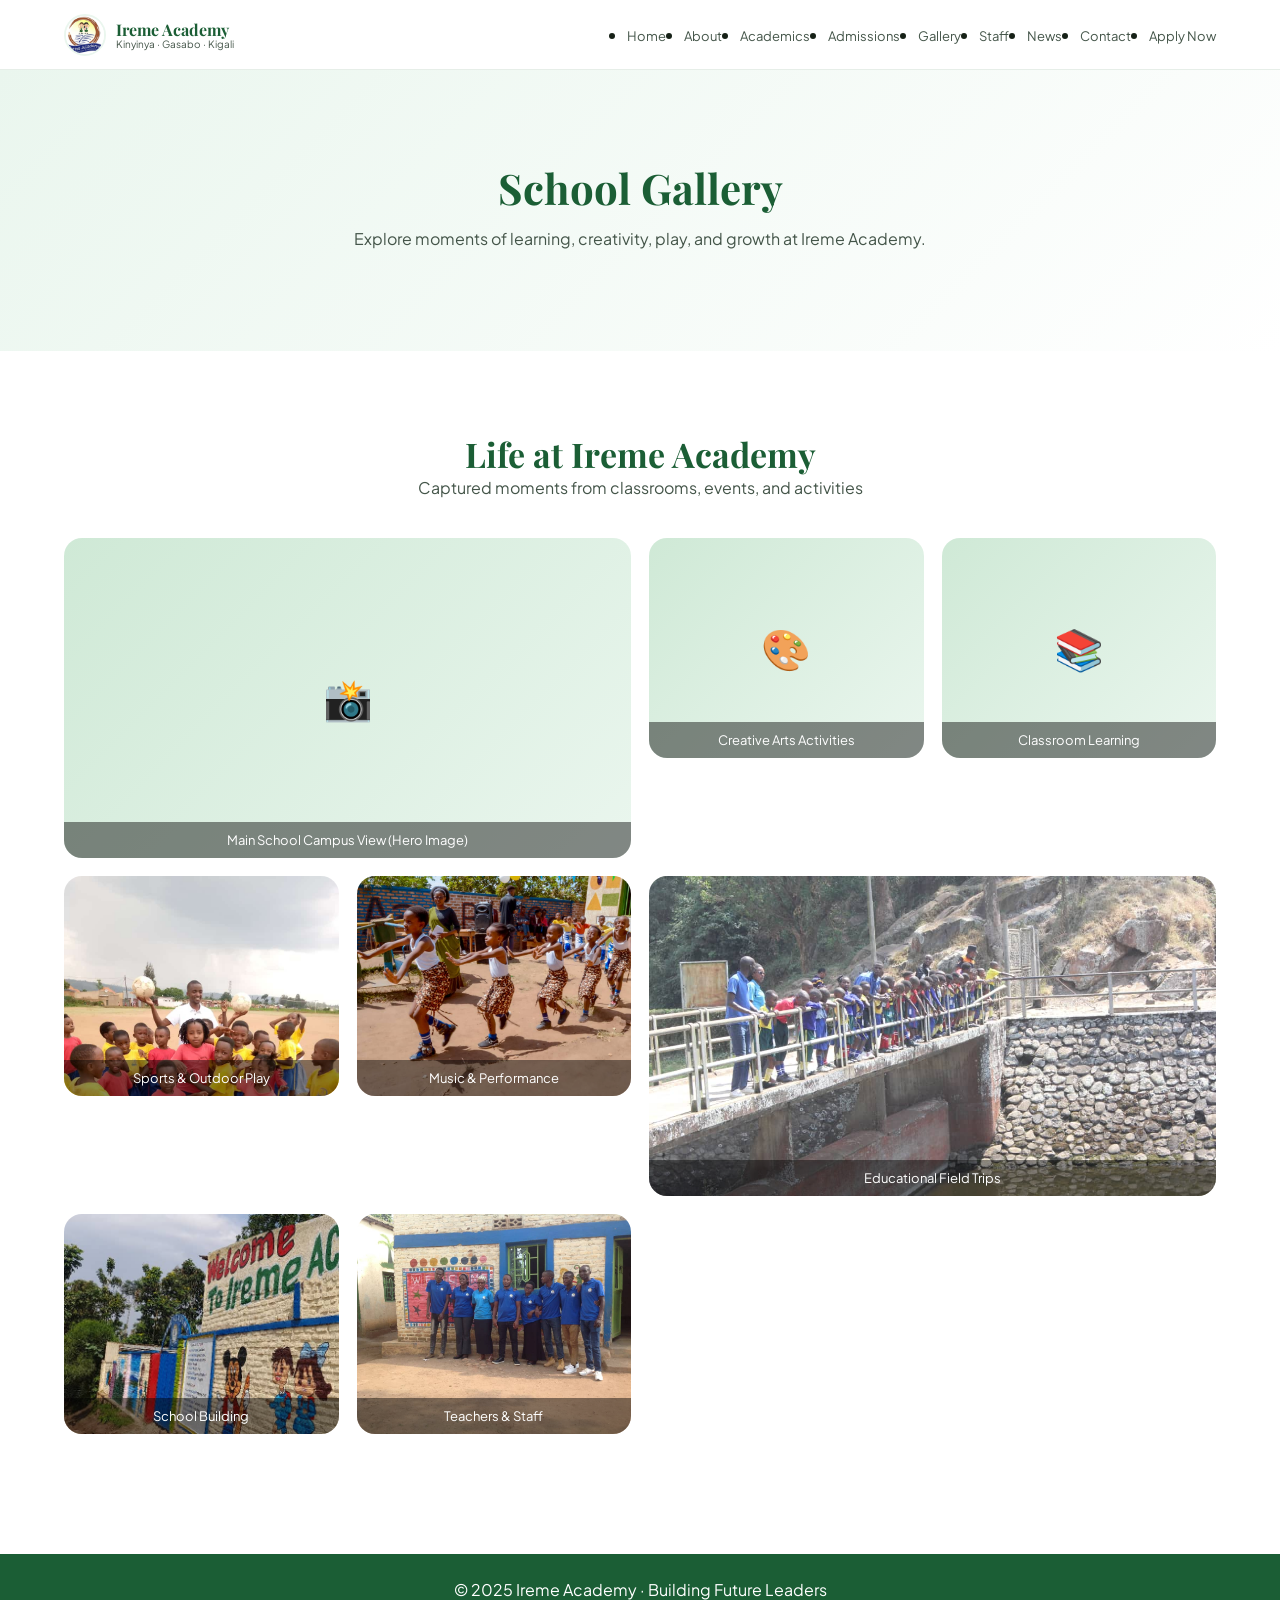
<file: gallery.html>
<!DOCTYPE html>
<html lang="en">
<head>
<meta charset="UTF-8">
<meta name="viewport" content="width=device-width, initial-scale=1.0">
<title>Gallery – Ireme Academy</title>

<link href="https://fonts.googleapis.com/css2?family=Playfair+Display:wght@600;700&family=Plus+Jakarta+Sans:wght@300;400;500;600&display=swap" rel="stylesheet">

<style>
:root{
  --green:#1b5e35;
  --green-mid:#2e8b50;
  --green-light:#4db870;
  --green-pale:#eaf6ee;
  --off:#f7f8f5;
  --dark:#162117;
  --mid:#445549;
}

*{margin:0;padding:0;box-sizing:border-box}

body{
  font-family:'Plus Jakarta Sans',sans-serif;
  background:#fff;
  color:var(--dark);
}

/* NAV (MATCH INDEX STYLE) */
nav{
  position:fixed;
  top:0;left:0;right:0;
  height:70px;
  background:rgba(255,255,255,0.97);
  backdrop-filter:blur(10px);
  display:flex;
  justify-content:space-between;
  align-items:center;
  padding:0 5%;
  border-bottom:1px solid #e6eee8;
  z-index:1000;
}

.nav-left{
  display:flex;
  align-items:center;
  gap:10px;
  text-decoration:none;
}

.logo{
  width:42px;height:42px;
  border-radius:50%;
  overflow:hidden;
  border:2px solid var(--green-pale);
}

.logo img{
  width:100%;
  height:100%;
  object-fit:cover;
}

.brand{
  font-family:'Playfair Display',serif;
  font-weight:700;
  color:var(--green);
  font-size:16px;
}

.sub{
  font-size:10px;
  color:var(--mid);
  margin-top:-2px;
}

.nav-links{
  display:flex;
  gap:18px;
}

.nav-links a{
  text-decoration:none;
  font-size:13px;
  color:var(--mid);
}

.nav-links a:hover{
  color:var(--green);
}

/* HERO */
.hero{
  margin-top:70px;
  padding:90px 5%;
  text-align:center;
  background:linear-gradient(135deg,var(--green-pale),#fff);
}

.hero h1{
  font-family:'Playfair Display',serif;
  font-size:42px;
  color:var(--green);
  animation:fadeUp 0.8s ease;
}

.hero p{
  max-width:600px;
  margin:12px auto;
  color:var(--mid);
}

/* GALLERY GRID */
.gallery{
  padding:80px 5%;
}

.grid{
  display:grid;
  grid-template-columns:repeat(auto-fit,minmax(250px,1fr));
  gap:18px;
}

/* BIG FEATURE IMAGE */
.grid .big{
  grid-column:span 2;
  height:320px;
}

/* IMAGE CARD */
.item{
  height:220px;
  border-radius:18px;
  overflow:hidden;
  position:relative;
  background:linear-gradient(135deg,#cfe9d6,#eaf6ee);
  display:flex;
  align-items:center;
  justify-content:center;
  font-size:40px;
  transition:0.3s;
  cursor:pointer;
}

.item:hover{
  transform:scale(1.03);
  box-shadow:0 15px 35px rgba(0,0,0,0.1);
}

/* LABEL */
.label{
  position:absolute;
  bottom:0;
  left:0;
  right:0;
  background:rgba(0,0,0,0.45);
  color:#fff;
  font-size:13px;
  padding:10px;
  text-align:center;
}

/* SECTIONS */
.section-title{
  text-align:center;
  margin-bottom:40px;
}

.section-title h2{
  font-family:'Playfair Display',serif;
  color:var(--green);
  font-size:34px;
}

.section-title p{
  color:var(--mid);
}

/* ANIMATION */
@keyframes fadeUp{
  from{opacity:0;transform:translateY(20px)}
  to{opacity:1;transform:translateY(0)}
}

/* MOBILE */
@media(max-width:900px){
  .grid .big{grid-column:span 1;height:220px}
  .hero h1{font-size:30px}
  .nav-links{display:none}
}
</style>
</head>

<body>

<!-- NAV -->
<nav>

  <a href="index.html" class="nav-left">

    <div class="logo">
      <img src="images/logo.PNG" alt="Ireme Academy Logo">
    </div>

    <div>
      <div class="brand">Ireme Academy</div>
      <div class="sub">Kinyinya · Gasabo · Kigali</div>
    </div>

  </a>

  <div class="nav-links">
   <ul class="nav-links" id="navLinks">
    <li><a href="index.html">Home</a></li>
    <li><a href="about.html">About</a></li>
    <li><a href="academics.html">Academics</a></li>
    <li><a href="admissions.html">Admissions</a></li>
    <li><a href="gallery.html">Gallery</a></li>
    <li><a href="staff.html">Staff</a></li>
    <li><a href="news.html">News</a></li>
    <li><a href="contact.html">Contact</a></li>
    <li><a href="admissions.html" class="nav-cta">Apply Now</a></li>
  </ul>
  </div>

</nav>

<!-- HERO -->
<section class="hero">
  <h1>School Gallery</h1>
  <p>Explore moments of learning, creativity, play, and growth at Ireme Academy.</p>
</section>

<!-- GALLERY -->
<section class="gallery">

  <div class="section-title">
    <h2>Life at Ireme Academy</h2>
    <p>Captured moments from classrooms, events, and activities</p>
  </div>

  <div class="grid">

    <div class="item big">
      📸
      <div class="label">Main School Campus View (Hero Image)</div>
    </div>

    <div class="item">
      🎨
      <div class="label">Creative Arts Activities</div>
    </div>

    <div class="item">
      📚
      <div class="label">Classroom Learning</div>
    </div>

    <div class="item" style="background-image: url(images/sport3.jpeg); background-repeat: no-repeat; background-size: cover;">
      
      <div class="label">Sports & Outdoor Play</div>
    </div>



    <div class="item" style="background-image: url(images/culture.jpeg); background-repeat: no-repeat; background-size: cover;">
      
      <div class="label">Music & Performance</div>
    </div>

    <div class="item big" style="background-image: url(images/trip1.jpeg); background-repeat: no-repeat; background-size: cover;">
      
      <div class="label">Educational Field Trips</div>
    </div>

    <div class="item" style="background-image: url(images/campus1.jpeg); background-repeat: no-repeat; background-size: cover;">
      
      <div class="label">School Building</div>
    </div>

    <div class="item" style="background-image: url(images/staff2.jpeg); background-repeat: no-repeat; background-size: cover;">
      <div class="label">Teachers & Staff</div>
    </div>

  </div>
</section>

<!-- FOOTER -->
<footer style="background:#1b5e35;color:#fff;text-align:center;padding:25px;margin-top:40px">
  <p>© 2025 Ireme Academy · Building Future Leaders</p>
</footer>

</body>
</html>
</file>
